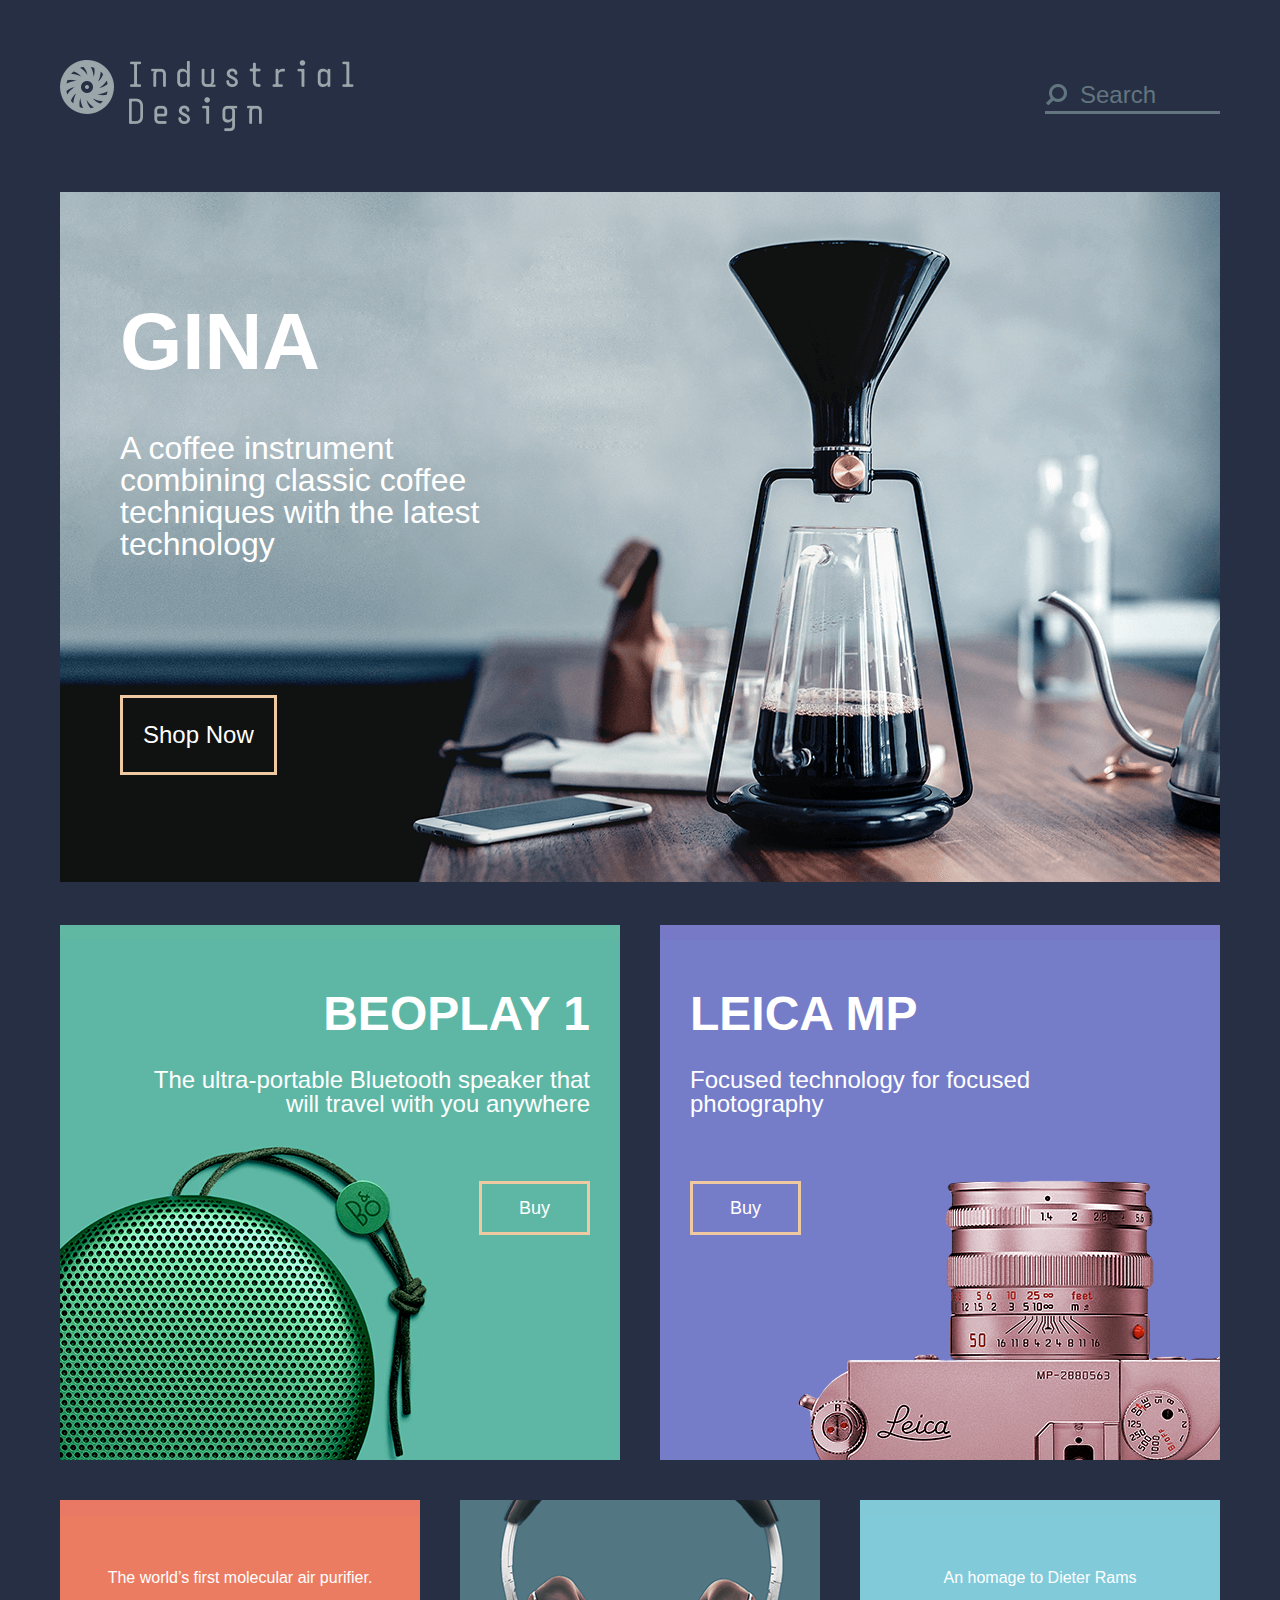
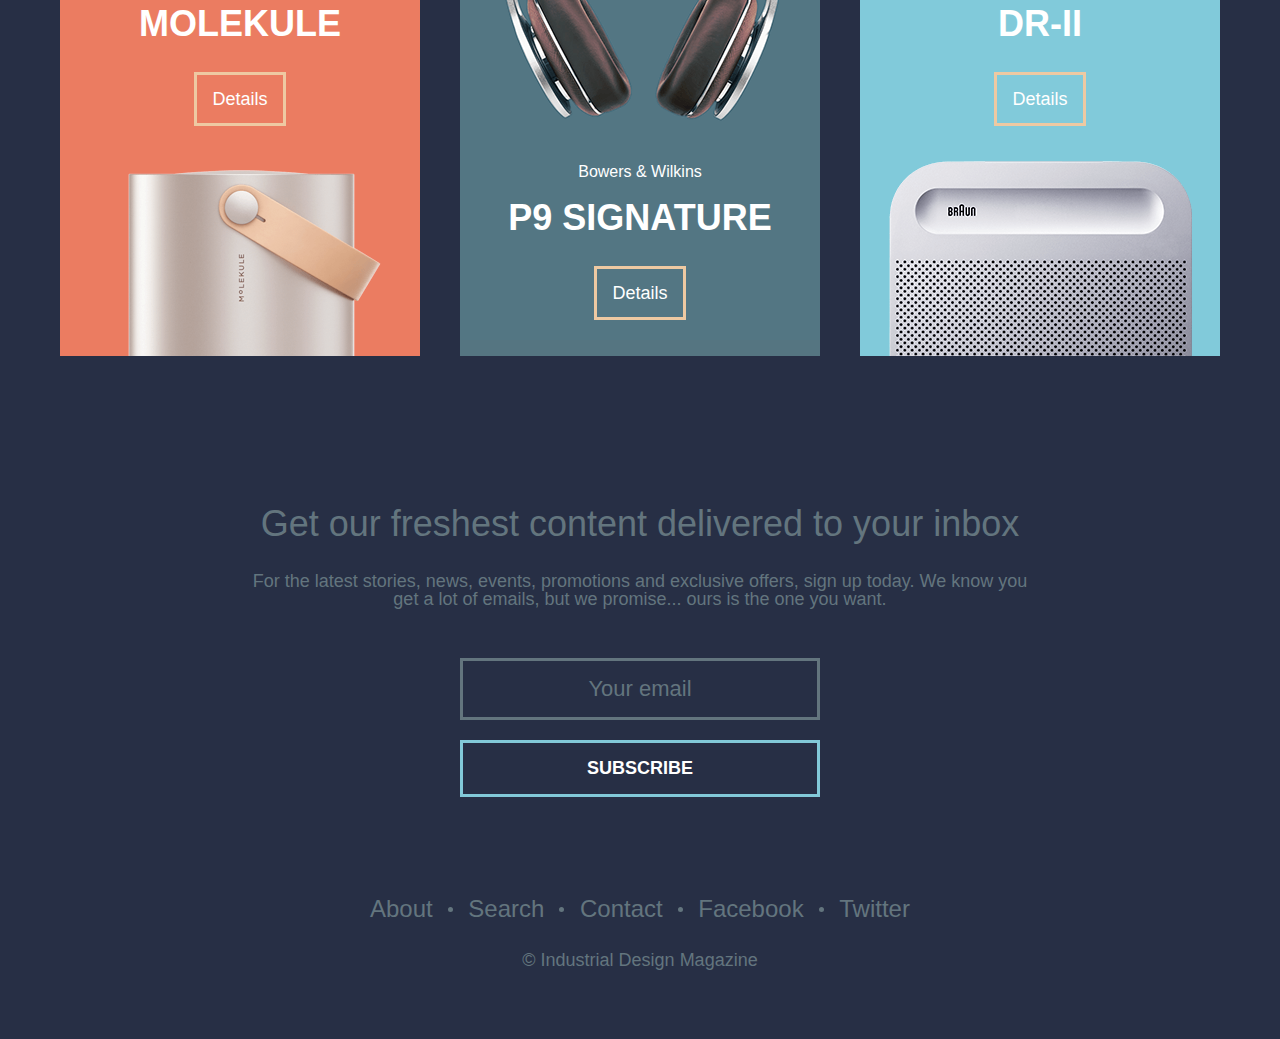
<file: industrial-design/index.html>
<!DOCTYPE html>
<html>
  <head>
    <meta charset="utf-8">
    <title>industrial</title>
    <link rel="stylesheet" href="css/reset.css">
    <link rel="stylesheet" href="css/index.css">
  </head>
  <body class="body">
    <div class="content-wrapper">
      <header class="header">
        <div class="header__logo"></div>
        <div class="header__search-wrapper">
          <input class="header__search" type="text" name="search" value="" placeholder="Search">
        </div>
      </header>
      <div class="image-gallery">
        <section class="slide gina">
          <h1 class="slide__title">Gina</h1>
          <p class="slide__description">A coffee instrument combining classic coffee techniques with the latest technology</p>
          <div class="slide__buy">
            <a class="slide__buy-a" href="">Shop Now</a>
          </div>
          <div class="kickstarter-logo"></div>
        </section>
        <section class="slide slide_medium beoplay">
          <h1 class="slide__title">Beoplay 1</h1>
          <p class="slide__description">The ultra-portable Bluetooth speaker that will travel with you anywhere</p>
          <div class="slide__buy">
            <a class="slide__buy-a" href="">Buy</a>
          </div>
        </section>
        <section class="slide slide_medium leica">
          <h1 class="slide__title">Leica mp</h1>
          <p class="slide__description">Focused technology for focused photography</p>
          <div class="slide__buy">
            <a class="slide__buy-a" href="">Buy</a>
          </div>
        </section>
        <section class="slide slide_low molekule">
          <p class="slide__description">The world’s first molecular air purifier.</p>
          <h1 class="slide__title">Molekule</h1>
          <div class="slide__buy">
            <a class="slide__buy-a" href="#">Details</a>
          </div>
        </section>
        <section class="slide slide_low signature">
          <p class="slide__description">Bowers &amp; Wilkins</p>
          <h1 class="slide__title">P9 Signature</h1>
          <div class="slide__buy">
            <a class="slide__buy-a" href="#">Details</a>
          </div>
        </section>
        <section class="slide slide_low dr-ii">
          <p class="slide__description">An homage to Dieter Rams</p>
          <h1 class="slide__title">DR-II</h1>
          <div class="slide__buy">
            <a class="slide__buy-a" href="#">Details</a>
          </div>
        </section>
      </div>
      <div class="subsc-block">
        <h2 class="subsc-block__title">Get our freshest content delivered to your inbox</h2>
        <p class="subsc-block__p">For the latest stories, news, events, promotions and exclusive offers, sign up today. We know you get a lot of emails, but we promise... ours is the one you want.</p>
        <form class="subsc-block__form" action="index.html" method="post">
          <input class="subsc-block__email" type="text" name="email" value="" placeholder="Your email">
          <button class="subsc-block__submit" type="button" name="button">Subscribe</button>
        </form>
      </div>
      <footer class="footer">
        <nav class="footer__nav">
          <a class="footer__nav-elem" href="#">About</a>
          <a class="footer__nav-elem" href="#">Search</a>
          <a class="footer__nav-elem" href="#">Contact</a>
          <a class="footer__nav-elem" href="#">Facebook</a>
          <a class="footer__nav-elem" href="#">Twitter</a>
        </nav>
        <span class="footer__copy">© Industrial Design Magazine</span>
      </footer>
    </div>
  </body>
</html>
</file>
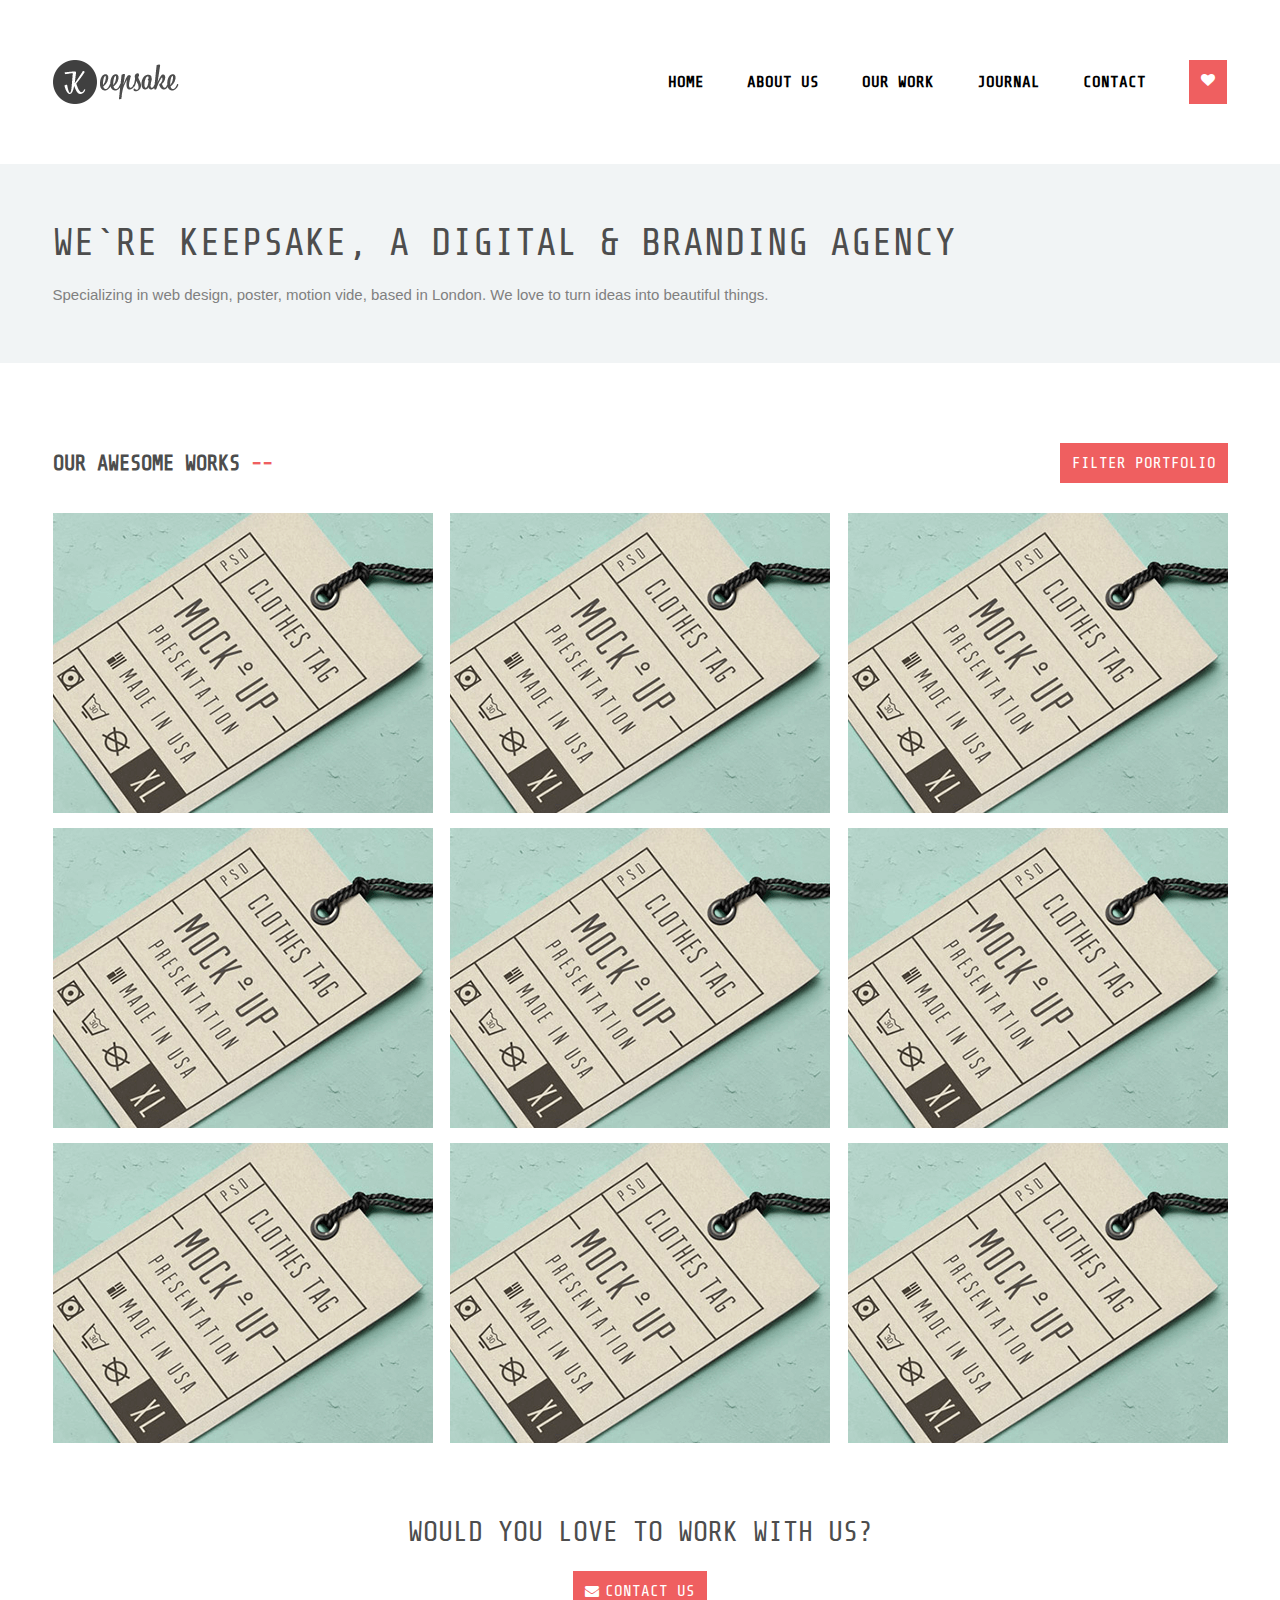
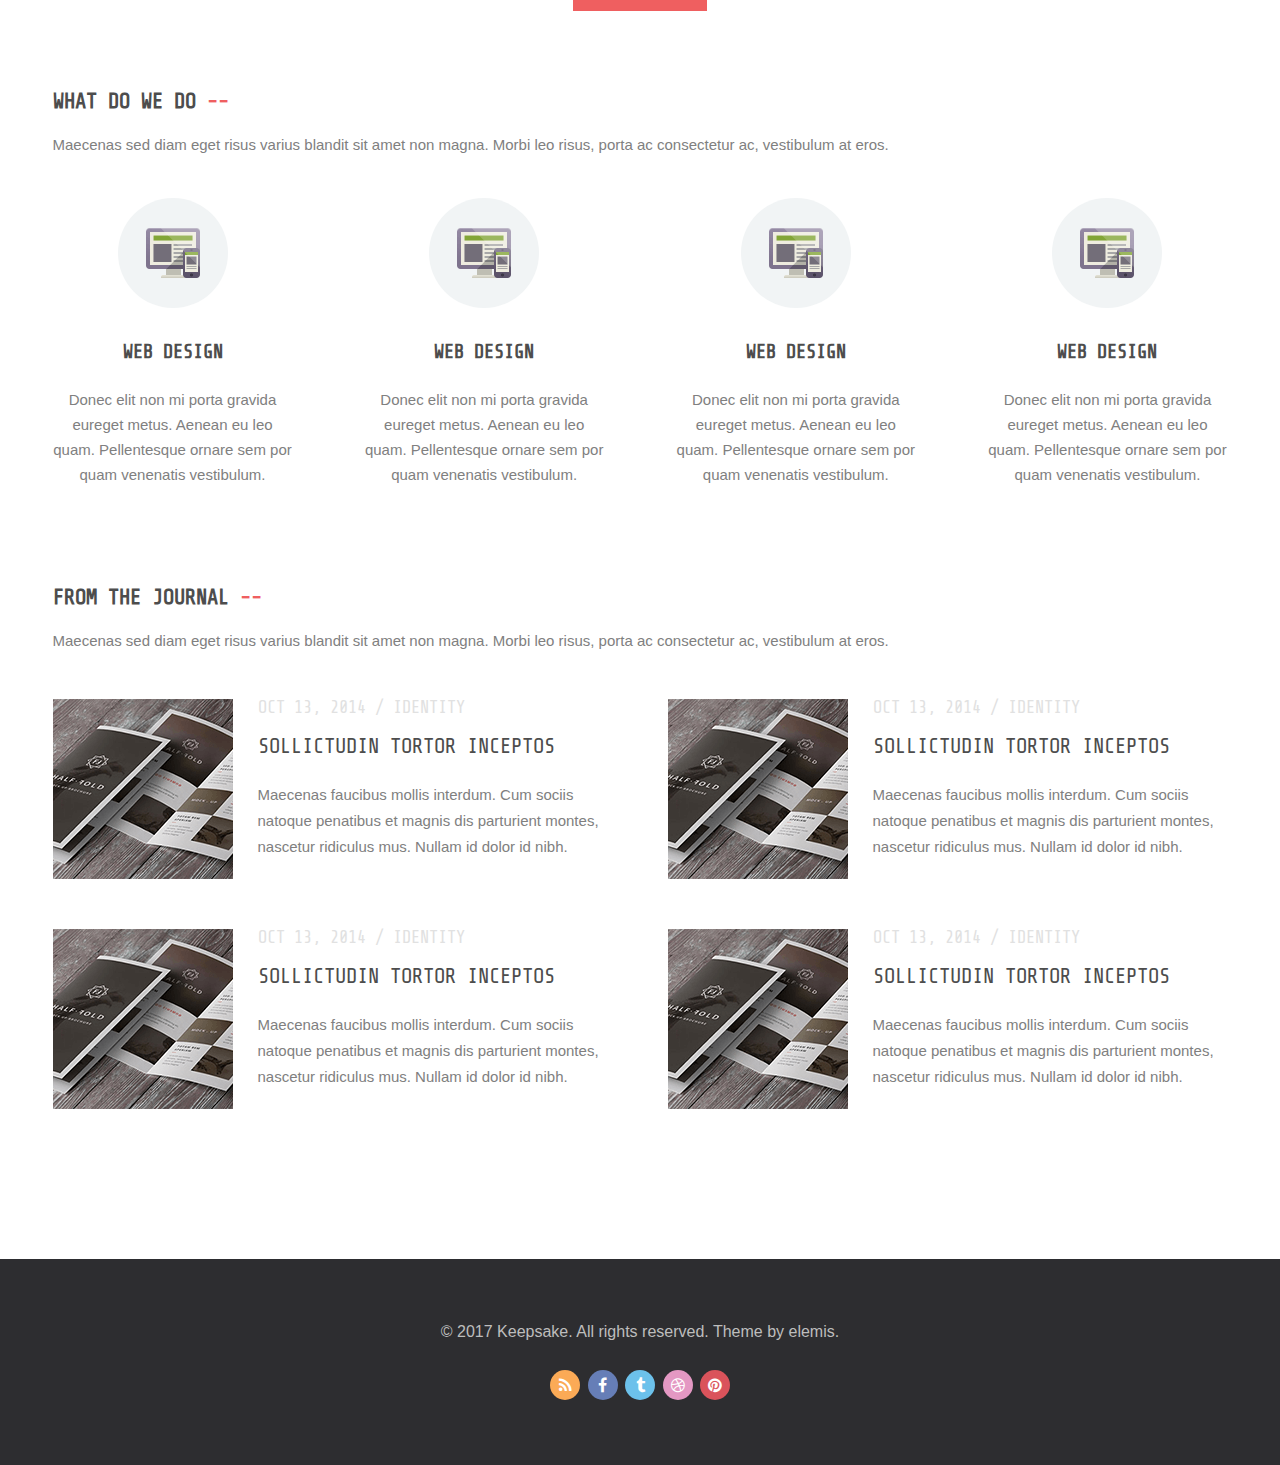
<file: keepsake/index.html>
<!DOCTYPE html>
<html>
  <head>
    <meta charset="utf-8">
    <title>keepsake</title>
    <link href="https://fonts.googleapis.com/css?family=Share+Tech+Mono" rel="stylesheet">
    <link rel="stylesheet" href="css/index.css">
  </head>
  <body>
    <header class="header">
      <div class="header__wrapper">
        <div class="header__logo"></div>
        <div class="header__nav">
          <a class="header__nav-a"  href="#">home</a>
          <a class="header__nav-a"  href="#">about us</a>
          <a class="header__nav-a"  href="#">our work</a>
          <a class="header__nav-a"  href="#">journal</a>
          <a class="header__nav-a"  href="#">contact</a>
          <div class="btn"><i class="fa fa-heart"></i></div>
        </div>
      </div>
    </header>
    <section class="greeting">
      <div class="greeting__wrapper">
        <h1 class="greeting__title">we`re keepsake, a digital &amp; branding Agency</h1>
        <span class="greeting__description">Specializing in web design, poster, motion vide, based in London. We love to turn ideas into beautiful things.</span>
      </div>
    </section>
    <section class="our-works-section">
      <div class="our-works-section__wrapper">
        <div class="our-works-section__top">
          <h3 class="h-title">our awesome works</h3>
          <div class="btn">filter portfolio</div>
        </div>
        <div class="gallery">
          <img class="gallery__elem" alt="image" src="images/img1.png">
          <img class="gallery__elem" alt="image" src="images/img1.png">
          <img class="gallery__elem" alt="image" src="images/img1.png">
          <img class="gallery__elem" alt="image" src="images/img1.png">
          <img class="gallery__elem" alt="image" src="images/img1.png">
          <img class="gallery__elem" alt="image" src="images/img1.png">
          <img class="gallery__elem" alt="image" src="images/img1.png">
          <img class="gallery__elem" alt="image" src="images/img1.png">
          <img class="gallery__elem" alt="image" src="images/img1.png">
        </div>
        <h2 class="our-work-section__bottom_title">would you love to work with us?</h2>
        <div class="btn btn-center"><i class="fa fa-envelope"></i>contact us</div>
      </div>
    </section>
    <section class="section">
      <div class="section__wrapper">
        <h3 class="h-title h-title_mrg">what do we do</h3>
        <span class="section__description">Maecenas sed diam eget risus varius blandit sit amet non magna. Morbi leo risus, porta ac consectetur ac, vestibulum at eros.</span>
        <div class="about-us-block-wrapper">
          <div class="about-us-block-wrapper__elem">
            <div class="about-us-block-wrapper__img"></div>
            <strong class="about-us-block-wrapper__title">web design</strong>
            <p class="about-us-block-wrapper__p">
              Donec elit non mi porta gravida eureget metus. Aenean eu leo quam. Pellentesque ornare sem por quam venenatis vestibulum.
            </p>
          </div>
          <div class="about-us-block-wrapper__elem">
            <div class="about-us-block-wrapper__img"></div>
            <strong class="about-us-block-wrapper__title">web design</strong>
            <p class="about-us-block-wrapper__p">
              Donec elit non mi porta gravida eureget metus. Aenean eu leo quam. Pellentesque ornare sem por quam venenatis vestibulum.
            </p>
          </div>
          <div class="about-us-block-wrapper__elem">
            <div class="about-us-block-wrapper__img"></div>
            <strong class="about-us-block-wrapper__title">web design</strong>
            <p class="about-us-block-wrapper__p">
              Donec elit non mi porta gravida eureget metus. Aenean eu leo quam. Pellentesque ornare sem por quam venenatis vestibulum.
            </p>
          </div>
          <div class="about-us-block-wrapper__elem">
            <div class="about-us-block-wrapper__img"></div>
            <strong class="about-us-block-wrapper__title">web design</strong>
            <p class="about-us-block-wrapper__p">
              Donec elit non mi porta gravida eureget metus. Aenean eu leo quam. Pellentesque ornare sem por quam venenatis vestibulum.
            </p>
          </div>
        </div>
      </div>
    </section>
    <section class="section">
      <div class="section__wrapper">
        <h3 class="h-title h-title_mrg">from the journal</h3>
        <span class="section__description">Maecenas sed diam eget risus varius blandit sit amet non magna. Morbi leo risus, porta ac consectetur ac, vestibulum at eros.</span>
        <div class="news-block-wrapper">
          <div class="news-block-wrapper__elem">
            <div class="news-block-wrapper__img"></div>
            <div class="news-block-wrapper__text">
              <span class="news-block-wrapper__date">oct 13, 2014 / identity</span>
              <h4 class="news-block-wrapper__title">sollictudin tortor inceptos</h4>
              <p class="news-block-wrapper__p">
                Maecenas faucibus mollis interdum. Cum sociis natoque penatibus et magnis dis parturient montes, nascetur ridiculus mus. Nullam id dolor id nibh.
              </p>
            </div>
          </div>
          <div class="news-block-wrapper__elem">
            <div class="news-block-wrapper__img"></div>
            <div class="news-block-wrapper__text">
              <span class="news-block-wrapper__date">oct 13, 2014 / identity</span>
              <h4 class="news-block-wrapper__title">sollictudin tortor inceptos</h4>
              <p class="news-block-wrapper__p">
                Maecenas faucibus mollis interdum. Cum sociis natoque penatibus et magnis dis parturient montes, nascetur ridiculus mus. Nullam id dolor id nibh.
              </p>
            </div>
          </div>
          <div class="news-block-wrapper__elem">
            <div class="news-block-wrapper__img"></div>
            <div class="news-block-wrapper__text">
              <span class="news-block-wrapper__date">oct 13, 2014 / identity</span>
              <h4 class="news-block-wrapper__title">sollictudin tortor inceptos</h4>
              <p class="news-block-wrapper__p">
                Maecenas faucibus mollis interdum. Cum sociis natoque penatibus et magnis dis parturient montes, nascetur ridiculus mus. Nullam id dolor id nibh.
              </p>
            </div>
          </div>
          <div class="news-block-wrapper__elem">
            <div class="news-block-wrapper__img"></div>
            <div class="news-block-wrapper__text">
              <span class="news-block-wrapper__date">oct 13, 2014 / identity</span>
              <h4 class="news-block-wrapper__title">sollictudin tortor inceptos</h4>
              <p class="news-block-wrapper__p">
                Maecenas faucibus mollis interdum. Cum sociis natoque penatibus et magnis dis parturient montes, nascetur ridiculus mus. Nullam id dolor id nibh.
              </p>
            </div>
          </div>
        </div>
      </div>
    </section>
    <footer class="footer">
      <span class="footer__copy">© 2017 Keepsake. All rights reserved. Theme by elemis.</span>
      <div class="footer__logos">
        <a href="#" class="footer__logo footer__logo_rss"><i class="fa fa-rss"></i></a>
        <a href="#" class="footer__logo footer__logo_f"><i class="fa fa-facebook"></i></a>
        <a href="#" class="footer__logo footer__logo_t"><i class="fa fa-tumblr"></i></a>
        <a href="#" class="footer__logo footer__logo_d"><i class="fa fa-dribbble"></i></a>
        <a href="#" class="footer__logo footer__logo_p"><i class="fa fa-pinterest"></i></a>
      </div>
    </footer>
    <script async>document.write('<script src="http://' + (location.host || 'localhost').split(':')[0] + ':35729/livereload.js?snipver=1"></' + 'script>')</script>
  </body>

</html>
</file>
<file: industrial-design/css/index.css>
div, section, button, input {
  box-sizing: border-box;
}
.body {
  background-color: #272f45;
  color: #63757e;
  font-family: arial;
}
.content-wrapper {
  max-width: 1160px;
  margin: auto;
}
.header {
  padding: 60px 0;
  display: flex;
  justify-content: space-between;
  align-items: center;
}
.header__logo {
  background-image: url('../images/logo.png');
  width: 294px;
  height: 72px;
}
.header__search {
  background-color: inherit;
  border: none;
  outline: none;
  font-size: 24px;
  width: 175px;
  height: 35px;
  padding-left: 35px;
  border-bottom: 3px solid #63757e;
}
.header__search::placeholder {
  color: #63757e;
}
.header__search-wrapper {
  position: relative;
}
.header__search-wrapper::before {
  content: "";
  width: 22px;
  height: 22px;
  background-image: url('../images/search.png');
  display: block;
  position: absolute;
  bottom: 9px;
}
.image-gallery {
  display: flex;
  flex-wrap: wrap;
  justify-content: space-between;
  padding-bottom: 110px;
  color: #fff;
}
.slide {
  background-repeat: no-repeat;
  margin-bottom: 40px;
}
.slide__buy {
   border: 3px solid #eec9a2;
   display: inline-block;
}
.slide__buy-a {
    font-size: 24px;
    padding: 25px 20px;
    color: #fff;
    text-decoration: none;
    display: block;
}
.slide__title {
  font-weight: bold;
  text-transform: uppercase;
}
.gina {
  width: 100%;
  background-image: url('../images/gina.png');
  padding: 110px 60px;
}
.gina .slide__title {
  font-size: 80px;
  margin-bottom: 50px;
}
.gina .slide__description {
  font-size: 32px;
  width: 360px;
  margin-bottom: 135px;
}
.slide_medium {
  width: 560px;
  padding: 65px 30px 225px 30px;
  display: flex;
  flex-direction: column;
}
.slide_medium .slide__title {
  font-size: 48px;
  margin-bottom: 30px;
}
.slide_medium .slide__description {
  font-size: 24px;
  width: 445px;
  margin-bottom: 65px;
}
.slide_medium .slide__buy-a {
  font-size: 18px;
  padding: 15px 37px;
}
.beoplay {
  text-align: right;
  align-items: flex-end;
  background-color: #60b8a3;
  background-image: url('../images/beoplay.png');
  background-position: left bottom;
}
.leica {
  align-items: flex-start;
  background-color: #7778c6;
  background-image: url('../images/leica.png');
  background-position: right bottom;
}
.slide_low {
  max-width: 360px;
  width: 100%;
  display: flex;
  flex-direction: column;
  align-items: center;
}
.slide_low .slide__title {
  font-size: 36px;
  margin-bottom: 30px;
}
.slide_low .slide__description {
  font-size: 16px;
  margin-bottom: 20px;
}
.slide_low .slide__buy-a {
  font-size: 18px;
  padding: 15px 15px;
}
.molekule {
  padding: 70px 0 230px 0;
  background-color: #e97864;
  background-image: url('../images/molekule.png');
  background-position: bottom center;
}
.signature {
  padding: 264px 0 36px 0;
  background-color: #557581;
  background-image: url('../images/signature.png');
  background-position: top center;
}
.dr-ii {
  padding: 70px 0 230px 0;
  background-color: #82c9d8;
  background-image: url('../images/dr-ii.png');
  background-position: bottom center;
}
.subsc-block {
  display: flex;
  flex-direction: column;
  align-items: center;
}
.subsc-block__title {
  font-size: 36px;
  margin-bottom: 30px;
}
.subsc-block__p {
  width: 800px;
  font-size: 18px;
  margin-bottom: 50px;
  text-align: center;
}
.subsc-block__form {
  display: flex;
  flex-direction: column;
  align-items: center;
}
.subsc-block__email {
  width: 360px;
  padding: 15px 0;
  border: 3px solid #63757e;
  outline: none;
  margin-bottom: 20px;
  background-color: inherit;
  text-align: center;
  font-size: 22px;
  color: #fff;
}
.subsc-block__email::placeholder {
  color: #63757e;
}
.subsc-block__submit {
  width: 360px;
  padding: 15px 0;
  border: 3px solid #82c9d8;
  font-weight: bold;
  color: #fff;
  background-color: inherit;
  text-transform: uppercase;
  font-size: 18px;
  cursor: pointer;
}
.footer {
  padding: 100px 0 70px 0;
  display: flex;
  flex-direction: column;
  align-items: center;
}
.footer__nav {
  display: flex;
  justify-content: space-between;
  width: 540px;
  margin-bottom: 30px;
}
.footer__nav-elem {
  color: #63757e;
  text-decoration: none;
  font-size: 24px;
}
.footer__nav-elem::after {
  content: "";
  width: 5px;
  height: 5px;
  background-color: #63757e;
  border-radius: 50%;
  display: inline-block;
  margin-left: 15px;
  margin-bottom: 5px;
}
.footer__nav-elem:last-child::after {
  display: none;
}
.footer__nav-elem:hover {
  text-decoration: underline;
}
.footer__copy {
  font-size: 18px;
}
</file>
<file: keepsake/css/index.css>
@import url("reset.css");
@import url("font-awesome.min.css");
:root {
  --content-width : 1175px;
  --our-red: #ef5f60;
  --our-black: #f1f4f5;
  --our-grey: #808080;
  font-family: Arial;
  color: #4d4d4d;
}
.header__wrapper {
  max-width: var(--content-width);
  margin: auto;
  padding: 60px 10px;
  display: flex;
  justify-content: space-between;
}
.header__nav {
  font-size: 16px;
  max-width: 560px;
  width: 100%;
  display: flex;
  justify-content: space-between;
}
.header__nav-a {
  text-decoration: none;
  color: #000;
  display: block;
  text-transform: uppercase;
  font-family: 'Share Tech Mono', monospace;
  font-weight: bold;
}
.header__nav-a {
  text-decoration: none;
  color: #000;
  display: block;
  text-transform: uppercase;
  font-family: 'Share Tech Mono', monospace;
  font-weight: bold;
  display: flex;
  flex-direction: column;
  justify-content: center;

}
.btn {
  padding: 12px;
  background-color: var(--our-red);
  cursor: pointer;
  color: #fff;
  text-transform: uppercase;
  font-family: 'Share Tech Mono', monospace;
}
.btn i {
  color: #fff;
  font-size: 14px;
}
.btn-center {
  width: 110px;
  margin: auto;
  display: flex;
  align-items: center;
  justify-content: space-between;
}
.header__logo {
  background-image: url("../images/logo.png");
  background-repeat: no-repeat;
  background-position: center;
  width: 126px;
  height: 44px;
}

.greeting {
  background-color: var(--our-black);
}
.greeting__wrapper {
  max-width: var(--content-width);
  padding: 60px 10px;
  margin: auto;
}
.greeting__title {
  font-size: 38px;
  font-family: 'Share Tech Mono', monospace;
  text-transform: uppercase;
  margin-bottom: 25px;
}
.greeting__description {
  font-size: 15px;
  color: var(--our-grey);
}
.our-works-section__wrapper {
  max-width: var(--content-width);
  padding: 80px 10px;
  margin: auto;
}
.our-works-section__top {
  display: flex;
  justify-content: space-between;
  align-items: center;
  margin-bottom: 30px;
}
.h-title {
  font-size: 21px;
  font-weight: bold;
  font-family: 'Share Tech Mono', monospace;
  text-transform: uppercase;
}
.h-title::after {
  content: " --";
  color: var(--our-red);
}
.h-title_mrg {
  margin-bottom: 25px;
}
.gallery {
  display: flex;
  flex-wrap: wrap;
  justify-content: space-between;
}
.gallery__elem {
  width: 380px;
  height: 300px;
  margin-bottom: 15px;
}
.our-work-section__bottom_title {
  text-align: center;
  font-size: 28px;
  text-transform: uppercase;
  font-family: 'Share Tech Mono', monospace;
  margin-bottom: 25px;
  margin-top: 60px;
}

.section {
  max-width: var(--content-width);
  padding: 0 10px;
  margin: auto;
}
.section__description {
  font-size: 15px;
  color: var(--our-grey);
}
.section__wrapper {
  padding: 0 0 100px 0;
}
.about-us-block-wrapper {
  padding-top: 45px;
  display: flex;
  justify-content: space-between;
  flex-wrap: wrap;
}
.about-us-block-wrapper__elem {
  display: flex;
  flex-direction: column;
  align-items: center;
}
.about-us-block-wrapper__img {
  height: 110px;
  width: 110px;
  border-radius: 50%;
  background-color: #f1f4f5;
  background-image: url("../images/responsive.png");
  background-repeat: no-repeat;
  background-position: center;
  margin-bottom: 35px;
}
.about-us-block-wrapper__title {
  font-size: 19px;
  font-family: 'Share Tech Mono', monospace;
  font-weight: bold;
  text-transform: uppercase;
  margin-bottom: 25px;
}
.about-us-block-wrapper__p {
  width: 240px;
  font-size: 15px;
  line-height: 25px;
  text-align: center;
  color: var(--our-grey);
}

.news-block-wrapper {
  padding: 50px 0 0 0;
  display: flex;
  justify-content: space-between;
  flex-wrap: wrap;
}
.news-block-wrapper__elem {
  display: flex;
  width: 560px;
  justify-content: space-between;
  margin-bottom: 50px;
}
.news-block-wrapper__img {
  width: 180px;
  height: 180px;
  background-color: #a0a0a0;
  background-image: url("../images/news1.png");
}
.news-block-wrapper__date {
  font-size: 17px;
  font-family: 'Share Tech Mono', monospace;
  color: #e1e1e1;
  margin-bottom: 20px;
  display: block;
  text-transform: uppercase;
}
.news-block-wrapper__title {
  font-size: 21px;
  font-family: 'Share Tech Mono', monospace;
  margin-bottom: 25px;
  text-transform: uppercase;
}
.news-block-wrapper__p {
  width: 355px;
  font-size: 15px;
  color: var(--our-grey);
  line-height: 26px;
}
.footer {
  background-color: #2d2d30;
  padding: 65px 0;
}
.footer__copy {
  color: #bdbdbd;
  text-align: center;
  display: block;
  margin-bottom: 30px;
}
.footer__logos {
  display: flex;
  width: 180px;
  justify-content: space-between;
  margin: auto;
}
.footer__logo {
  width: 30px;
  height: 30px;
  border-radius: 50%;
  display: block;
  color: #fff;
  display: flex;
  justify-content: center;
  align-items: center;
  text-decoration: none;
}
.footer__logo_rss {
  background-color: #fbaa56;
}
.footer__logo_f {
  background-color: #667eb7;
}
.footer__logo_t {
  background-color: #6cc1eb;
}
.footer__logo_d {
  background-color: #e498c3;
}
.footer__logo_p {
  background-color: #da535b;
}
</file>
